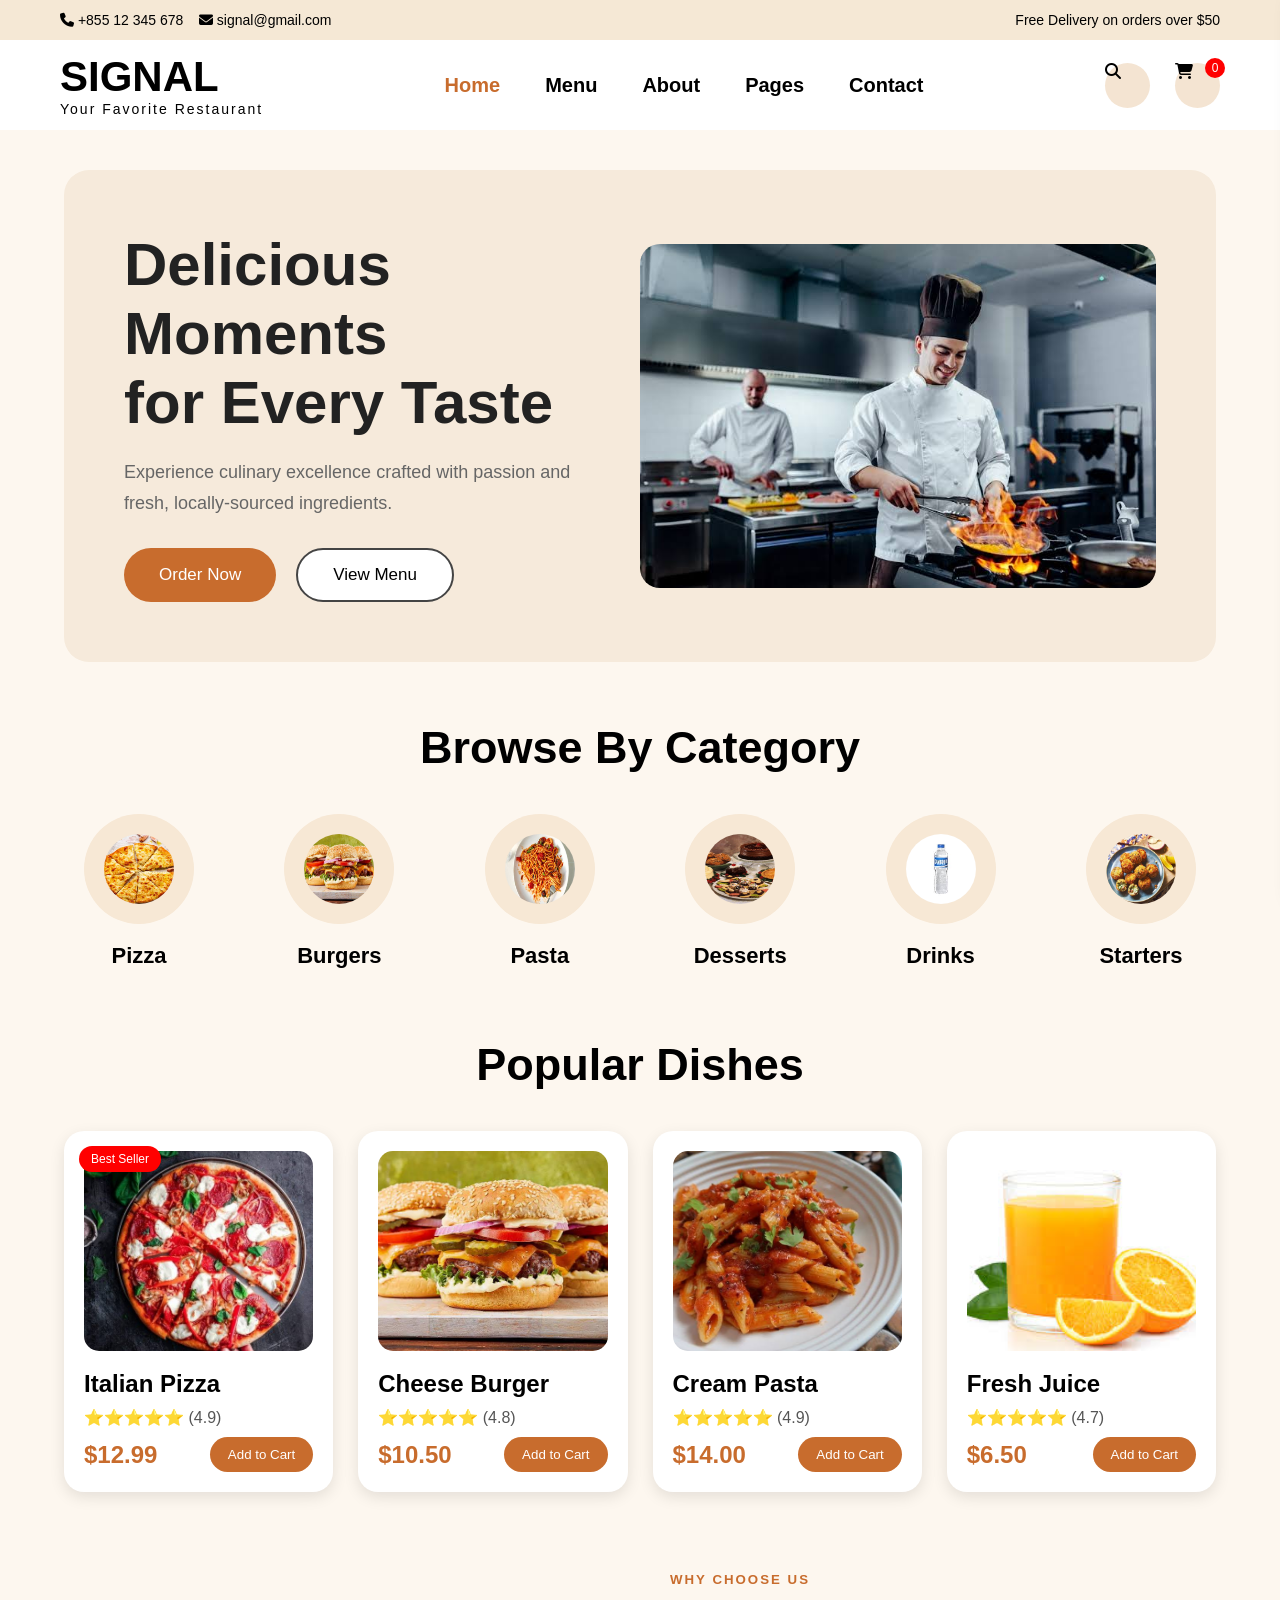
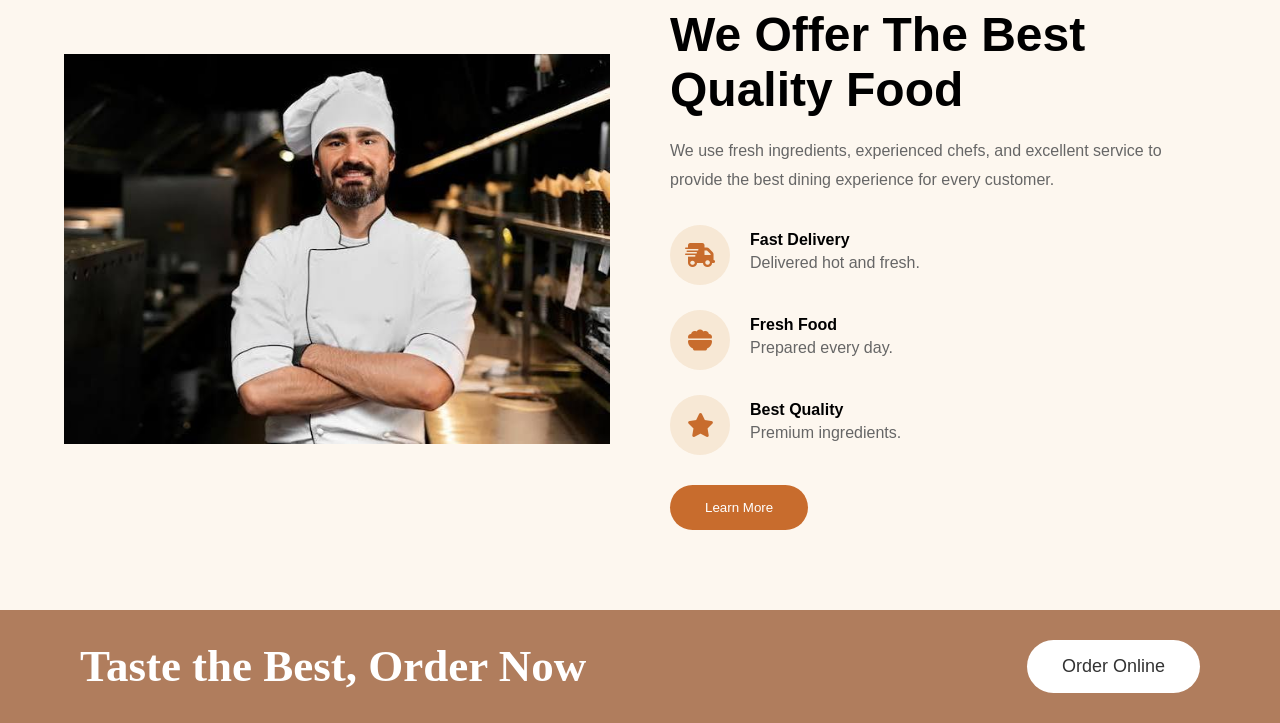
<file: Resturant/Homepage.html>
<!DOCTYPE html>
<html lang="en">
<head>
    <meta charset="UTF-8">
    <meta name="viewport" content="width=device-width, initial-scale=1.0">
    <title>Signal Restaurant</title>

    <link rel="stylesheet" href="class.css">

    <!-- Font Awesome -->
    <link rel="stylesheet"
    href="https://cdnjs.cloudflare.com/ajax/libs/font-awesome/6.7.2/css/all.min.css">
</head>
<body>

<!--================ TOP BAR ================-->

<div class="top-bar">

    <div class="left">
        <i class="fa-solid fa-phone"></i> +855 12 345 678

        &nbsp;&nbsp;

        <i class="fa-solid fa-envelope"></i>
        signal@gmail.com
    </div>

    <div class="right">
        Free Delivery on orders over $50
    </div>

</div>

<!--================ NAVBAR ================-->

<nav class="navbar">

    <div class="logo-box">
        <h1>SIGNAL</h1>
        <p>Your Favorite Restaurant</p>
    </div>

    <ul>

        <li><a class="active" href="#">Home</a></li>
        <li><a href="#">Menu</a></li>
        <li><a href="#">About</a></li>
        <li><a href="#">Pages</a></li>
        <li><a href="#">Contact</a></li>

    </ul>

    <div class="icons">

        <div class="search">

            <i id="searchBtn" class="fa-solid fa-magnifying-glass"></i>

            <input
            id="searchInput"
            type="text"
            placeholder="Search food...">

        </div>

        <div class="cart">

            <i id="cartBtn"
            class="fa-solid fa-cart-shopping"></i>
            <span id="cartCount">0</span>
            </div>

        </div>

    </div>

</nav>
<!--================ HERO =================-->

<section class="hero">

    <div class="hero-text">

        <h1>
            Delicious Moments <br>
            for Every Taste
        </h1>

        <p>
            Experience culinary excellence crafted with passion
            and fresh, locally-sourced ingredients.
        </p>

        <div class="hero-btn">

            <button class="order">
                Order Now
            </button>

            <button class="menu-btn">
                View Menu
            </button>

        </div>

    </div>

    <div class="hero-image">

        <img src="pic/chief.jpg" alt="Chef">

    </div>

</section>
<!--================ CATEGORY =================-->

<section class="category">

    <h2>Browse By Category</h2>

    <div class="category-box">

        <div class="item">
            <img src="pic/Pizza garlic.jpg" alt="Pizza">
            <h3>Pizza</h3>
        </div>

        <div class="item">
            <img src="pic/Burgers.jpg" alt="Burgers">
            <h3>Burgers</h3>
        </div>

        <div class="item">
            <img src="pic/Pasta.jpg" alt="Pasta">
            <h3>Pasta</h3>
        </div>

        <div class="item">
            <img src="pic/Desserts.jpg" alt="Desserts">
            <h3>Desserts</h3>
        </div>

        <div class="item">
            <img src="pic/Water.jpg" alt="Drinks">
            <h3>Drinks</h3>
        </div>

        <div class="item">
            <img src="pic/Starters.jpg" alt="Starters">
            <h3>Starters</h3>
        </div>

    </div>

</section>
<!--================ POPULAR DISHES ================-->

<section class="popular">

    <h2>Popular Dishes</h2>

    <div class="food-container">

        <!-- Card 1 -->
        <div class="food-card">

            <span class="badge">Best Seller</span>

            <img src="pic/Italian Pizza.jpg" alt="Pizza">

            <h3>Italian Pizza</h3>

            <div class="rating">

                ⭐⭐⭐⭐⭐
                <span>(4.9)</span>

            </div>

            <div class="price-row">

                <h4>$12.99</h4>

                <button class="addCart"
                    data-name="Italian Pizza"
                    data-price="12.99"
                    data-image="pic/Italian Pizza.jpg" alt='Italian Pizza'>
                    Add to Cart
                </button>

            </div>

        </div>

        <!-- Card 2 -->
        <div class="food-card">

            <img src="pic/Burgers.jpg" alt="Burger">

            <h3>Cheese Burger</h3>

            <div class="rating">
                ⭐⭐⭐⭐⭐
                <span>(4.8)</span>
            </div>

            <div class="price-row">

                <h4>$10.50</h4>

                <button class="addCart"
                    data-name="Cheese Burger"
                    data-price="10.50"
                    data-image="pic/Burgers.jpg" alt='Cheese Burger'>
                    Add to Cart
                </button>

            </div>

        </div>

        <!-- Card 3 -->

        <div class="food-card">

            <img src="pic/Pasta1.jpg" alt="Pasta">

            <h3>Cream Pasta</h3>

            <div class="rating">
                ⭐⭐⭐⭐⭐
                <span>(4.9)</span>
            </div>

            <div class="price-row">

                <h4>$14.00</h4>

                <button class="addCart"
                    data-name="Cream Pasta"
                    data-price="14.00"
                    data-image="pic/Pasta1.jpg" alt='Cream Pasta'>
                    Add to Cart
                </button>

            </div>

        </div>

        <!-- Card 4 -->

        <div class="food-card">

            <img src="pic/Juice.jpg" alt="Drink">

            <h3>Fresh Juice</h3>

            <div class="rating">
                ⭐⭐⭐⭐⭐
                <span>(4.7)</span>
            </div>

            <div class="price-row">

                <h4>$6.50</h4>

                <button class="addCart"
                    data-name="Fresh Juice"
                    data-price="6.50"
                    data-image="pic/Juice.jpg" alt='Fresh Juice'>
                    Add to Cart
                </button>

            </div>

        </div>

    </div>

</section>


<div class="cart-sidebar" id="cartSidebar">

    <div class="cart-header">

        <h2>Your Cart</h2>

        <i class="fa-solid fa-xmark" id="closeCart"></i>

    </div>

    <div id="cartItems" class="cart-items">

        <p>Your cart is empty.</p>

    </div>

    <div class="cart-footer">

        <h3>Total: <span id="totalPrice">$0.00</span></h3>

        <button class="checkout-btn" id="checkoutBtn">
            Checkout
        </button>

    </div>

</div>

<div id="overlay"></div>
<!-- ================= RECEIPT ================= -->

<div id="receiptModal" class="receipt-modal">

    <div class="receipt">

        <span id="closeReceipt" class="close">&times;</span>

        <h2>SIGNAL RESTAURANT</h2>

        <p>Receipt</p>

        <hr>

        <div id="receiptItems"></div>

        <hr>

        <h3>Total : <span id="receiptTotal">$0.00</span></h3>

        <button id="printReceipt">Print Receipt</button>

    </div>

</div>
<section class="why-us">

    <div class="why-image">
        <img src="pic/chief2.jpg" alt="Chef">
    </div>

    <div class="why-content">

        <h5>WHY CHOOSE US</h5>

        <h2>
            We Offer The Best<br>
            Quality Food
        </h2>

        <p>
            We use fresh ingredients, experienced chefs,
            and excellent service to provide the best dining
            experience for every customer.
        </p>

        <div class="features">

            <div class="feature">
                <i class="fa-solid fa-truck-fast"></i>
                <div>
                    <h4>Fast Delivery</h4>
                    <p>Delivered hot and fresh.</p>
                </div>
            </div>

            <div class="feature">
                <i class="fa-solid fa-bowl-food"></i>
                <div>
                    <h4>Fresh Food</h4>
                    <p>Prepared every day.</p>
                </div>
            </div>

            <div class="feature">
                <i class="fa-solid fa-star"></i>
                <div>
                    <h4>Best Quality</h4>
                    <p>Premium ingredients.</p>
                </div>
            </div>

        </div>

        <button>Learn More</button>

    </div>

</section>
<!--================ CTA =================-->

<section class="cta">

    <div class="cta-text">

        <h2>Taste the Best, Order Now</h2>

    </div>

    <div>

        <button class="cta-btn">
            Order Online
        </button>

    </div>
</section>

<script src="javaScipt.js"></script>
</body>
</html>
</file>
<file: Resturant/class.css>
*{
    margin:0;
    padding:0;
    box-sizing:border-box;
    font-family:Arial, Helvetica, sans-serif;
}

body{
    background:#fdf7ef;
}

/* Top Bar */

.top-bar{

    height:40px;

    background:#f5e8d5;

    display:flex;

    justify-content:space-between;

    align-items:center;

    padding:0 60px;

    font-size:14px;
}

/* Navbar */

.navbar{

    height:90px;

    display:flex;

    justify-content:space-between;

    align-items:center;

    padding:0 60px;

    background:white;
}

.logo-box h1{

    font-size:42px;
}

.logo-box p{

    font-size:14px;

    letter-spacing:2px;
}

ul{

    display:flex;

    list-style:none;

    gap:45px;
}

ul a{

    text-decoration:none;

    color:black;

    font-size:20px;

    font-weight:bold;
}

.active{

    color:#c86c2d;
}

ul a:hover{

    color:#c86c2d;
}

/* Icons */

.icons{

    display:flex;

    gap:25px;

    align-items:center;
}

.search{

    position:relative;
}

.search input{

    position:absolute;

    right:35px;

    top:-6px;

    width:0;

    opacity:0;

    padding:10px;

    border-radius:30px;

    border:1px solid gray;

    transition:.4s;
}

.search input.show{

    width:220px;

    opacity:1;
}

.fa-magnifying-glass,
.fa-cart-shopping{

    width:45px;

    height:45px;

    display:flex;

    justify-content:center;

    align-items:center;

    border-radius:50%;

    background:#f4e4d2;

    cursor:pointer;
}

/* Cart */

.cart{

    position:relative;
}

#cartCount{

    position:absolute;

    top:-5px;

    right:-5px;

    width:20px;

    height:20px;

    background:red;

    color:white;

    border-radius:50%;

    display:flex;

    justify-content:center;

    align-items:center;

    font-size:12px;
}

.cart-panel{

    display:none;

    position:absolute;

    right:0;

    top:60px;

    width:300px;

    background:white;

    border-radius:10px;

    box-shadow:0 0 10px rgba(0,0,0,.2);

    padding:20px;
}
.cart-item{

    display:flex;

    gap:15px;

    margin-bottom:20px;

    padding-bottom:15px;

    border-bottom:1px solid #ddd;

}

.cart-img{

    width:80px;

    height:80px;

    object-fit:cover;

    border-radius:10px;

}

.cart-info{

    flex:1;

}

.cart-info h4{

    margin-bottom:8px;

}

.qty{

    margin-top:10px;

}

.qty button{

    width:30px;

    height:30px;

    border:none;

    background:#c86c2d;

    color:white;

    border-radius:5px;

    cursor:pointer;

}

.qty span{

    margin:0 10px;

    font-weight:bold;

} 
/*================ HERO ================*/

.hero{

    width:90%;

    margin:40px auto;

    background:#f6eadb;

    border-radius:25px;

    display:flex;

    justify-content:space-between;

    align-items:center;

    overflow:hidden;

    padding:60px;
}

/* Left Side */

.hero-text{

    width:45%;
}

.hero-text h1{

    font-size:60px;

    margin-bottom:20px;

    color:#222;
}

.hero-text p{

    font-size:18px;

    color:#666;

    line-height:1.7;

    margin-bottom:30px;
}

/* Buttons */

.hero-btn{

    display:flex;

    gap:20px;
}

.order{

    padding:15px 35px;

    border:none;

    background:#c86c2d;

    color:white;

    border-radius:30px;

    font-size:17px;

    cursor:pointer;

    transition:.3s;
}

.order:hover{

    background:#a95019;
}

.menu-btn{

    padding:15px 35px;

    border:2px solid #444;

    background:white;

    border-radius:30px;

    font-size:17px;

    cursor:pointer;

    transition:.3s;
}

.menu-btn:hover{

    background:#222;

    color:white;
}

/* Right Side */

.hero-image{

    width:50%;

    text-align:right;
}

.hero-image img{

    width:100%;

    border-radius:20px;

    display:block;
}
/*================ CATEGORY ================*/

.category{

    width:90%;

    margin:60px auto;

    text-align:center;
}

.category h2{

    font-size:45px;

    margin-bottom:40px;
}

.category-box{

    display:flex;

    justify-content:space-between;

    flex-wrap:wrap;

    gap:25px;
}

.item{

    width:150px;

    cursor:pointer;

    transition:.3s;
}

.item img{

    width:110px;

    height:110px;

    background:#f7e8d5;

    border-radius:50%;

    padding:20px;

    transition:.3s;
}

.item h3{

    margin-top:15px;

    font-size:22px;
}

.item:hover{

    transform:translateY(-8px);
}

.item:hover img{

    background:#c86c2d;
}
/*================ POPULAR ================*/

.popular{

    width:90%;

    margin:70px auto;
}

.popular h2{

    text-align:center;

    font-size:45px;

    margin-bottom:40px;
}

.food-container{

    display:grid;

    grid-template-columns:repeat(4,1fr);

    gap:25px;
}

.food-card{

    background:white;

    border-radius:20px;

    padding:20px;

    position:relative;

    transition:.3s;

    box-shadow:0 5px 15px rgba(0,0,0,.1);
}

.food-card:hover{

    transform:translateY(-10px);
}

.food-card img{

    width:100%;

    height:200px;

    object-fit:cover;

    border-radius:15px;
}

.food-card h3{

    margin-top:15px;

    font-size:24px;
}

.rating{

    color:#f39c12;

    margin:10px 0;
}

.rating span{

    color:#555;
}

.price-row{

    display:flex;

    justify-content:space-between;

    align-items:center;
}

.price-row h4{

    font-size:24px;

    color:#c86c2d;
}

.price-row button{

    padding:10px 18px;

    border:none;

    background:#c86c2d;

    color:white;

    border-radius:30px;

    cursor:pointer;

    transition:.3s;
}

.price-row button:hover{

    background:#a54f16;
}

.badge{

    position:absolute;

    top:15px;

    left:15px;

    background:red;

    color:white;

    padding:6px 12px;

    border-radius:20px;

    font-size:12px;
}
/* Overlay */

#overlay{

    position:fixed;
    inset:0;
    background:rgba(0,0,0,.4);

    display:none;
}

/* Cart */

.cart-sidebar{

    position:fixed;

    top:0;

    right:-400px;

    width:380px;
    height:100vh;
    background:#fff;
    box-shadow:-5px 0 20px rgba(0,0,0,.2);
    transition:.4s;
    display:flex;
    flex-direction:column;
    z-index:999;
}
.cart-sidebar.show{
    right:0;
}
.cart-header{
    display:flex;
    justify-content:space-between;
    align-items:center;
    padding:20px;
    border-bottom:1px solid #ddd;
}

.cart-header i{

    cursor:pointer;

    font-size:25px;
}

.cart-items{

    flex:1;

    overflow-y:auto;

    padding:20px;
}

.cart-item{

    display:flex;

    justify-content:space-between;

    align-items:center;

    margin-bottom:20px;

    border-bottom:1px solid #eee;

    padding-bottom:15px;
}

.cart-footer{

    padding:20px;

    border-top:1px solid #ddd;
}

.checkout-btn{

    width:100%;

    padding:14px;

    background:#c86c2d;

    color:white;

    border:none;

    border-radius:8px;

    cursor:pointer;

    font-size:17px;
}
.why-us{
    width:90%;
    margin:80px auto;
    display:flex;
    align-items:center;
    gap:60px;
}

.why-image{
    flex:1;
}

.why-image img{
    width:100%;
}

.why-content{
    flex:1;
}

.why-content h5{
    color:#c86c2d;
    letter-spacing:2px;
}

.why-content h2{
    font-size:48px;
    margin:20px 0;
}

.why-content p{
    color:#666;
    line-height:1.8;
}

.features{
    margin:30px 0;
}

.feature{
    display:flex;
    align-items:center;
    gap:20px;
    margin-bottom:25px;
}

.feature i{
    width:60px;
    height:60px;
    background:#f7e8d5;
    color:#c86c2d;
    display:flex;
    justify-content:center;
    align-items:center;
    border-radius:50%;
    font-size:24px;
}

.why-content button{
    padding:15px 35px;
    border:none;
    background:#c86c2d;
    color:white;
    border-radius:30px;
    cursor:pointer;
}
/*================ CTA =================*/

.cta{

    width:100%;

    margin-top:80px;

    background:#b07d5d;

    padding:30px 80px;

    display:flex;

    justify-content:space-between;

    align-items:center;
}

.cta h2{

    color:white;

    font-size:45px;

    font-family:Georgia, serif;
}

.cta-btn{

    padding:16px 35px;

    border:none;

    border-radius:30px;

    background:white;

    color:#333;

    font-size:18px;

    cursor:pointer;

    transition:.3s;
}

.cta-btn:hover{

    background:#f3e4d2;

}
/* ================= RECEIPT ================= */

.receipt-modal{

    display:none;

    position:fixed;

    inset:0;

    background:rgba(0,0,0,.6);

    justify-content:center;

    align-items:center;

    z-index:9999;

}

.receipt-modal.show{

    display:flex;

}

.receipt{

    width:400px;

    background:white;

    padding:30px;

    border-radius:15px;

    text-align:center;

    position:relative;

    box-shadow:0 0 20px rgba(0,0,0,.3);

}

.close{

    position:absolute;

    top:15px;

    right:20px;

    font-size:30px;

    cursor:pointer;

}

.receipt h2{

    margin-bottom:5px;

}

.receipt hr{

    margin:15px 0;

}

.receipt-item{

    display:flex;

    justify-content:space-between;

    margin:10px 0;

}

#printReceipt{

    margin-top:20px;

    width:100%;

    padding:12px;

    border:none;

    background:#c86c2d;

    color:white;

    border-radius:8px;

    cursor:pointer;

}
</file>
